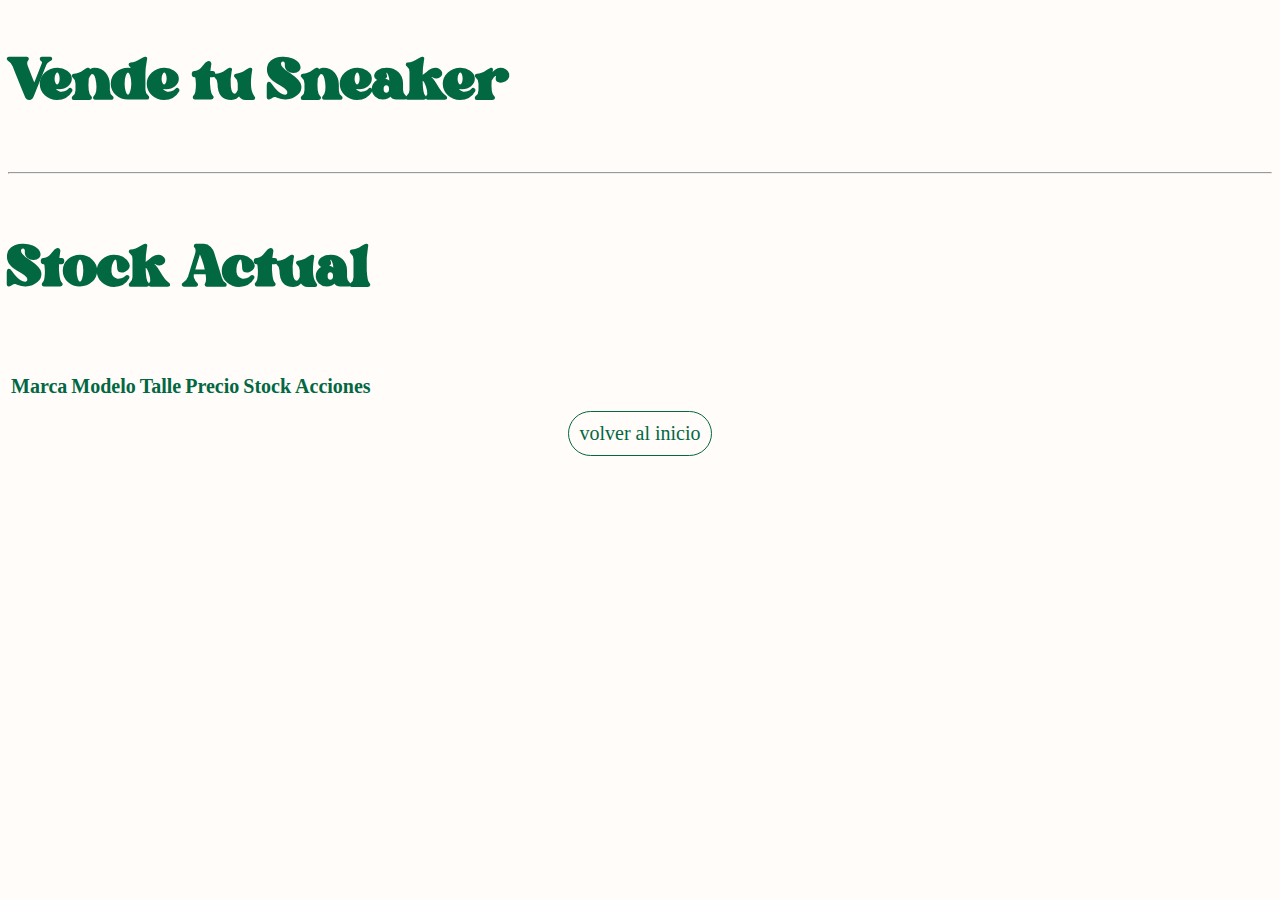
<file: html/gestionStock.html>
<!DOCTYPE html>
<html lang="en">
<head>
    <link rel="stylesheet" href="../css/style-vender.css" />
    <meta charset="UTF-8" />
    <meta name="viewport" content="width=device-width, initial-scale=1.0" />
    <title>Gestión de Stock</title>
    <style>
        .hidden {
            display: none;
        }
    </style>
    <link href="https://cdn.jsdelivr.net/npm/bootstrap@5.3.2/dist/css/bootstrap.min.css" rel="stylesheet" integrity="sha384-T3c6CoIi6uLrA9TneNEoa7RxnatzjcDSCmG1MXxSR1GAsXEV/Dwwykc2MPK8M2HN" crossorigin="anonymous" />
</head>
<body>
    <div class="container">
        <h1 class="titulo">Vende tu Sneaker</h1>
    </div>

    <div class="container">
        <div class="container mb-5" id="venderFormContainer" hidden>
            <div class="row">
                <form id="restarStockForm">
                    <div class="mb-3">
                        <label class="form-label">Producto</label>
                        <input type="text" class="form-control" id="inputProducto" readonly />
                    </div>
                    <div class="mb-3">
                        <label class="form-label">Talle</label>
                        <input type="text" class="form-control" id="inputTalle" readonly />
                    </div>
                    <div class="mb-3">
                        <label class="form-label">Dirección de facturación</label>
                        <input type="text" class="form-control" id="inputDfacturacion" />
                    </div>
                    <div class="mb-3">
                        <label class="form-label">Cantidad</label>
                        <input type="number" class="form-control" id="inputCantidadRestar" placeholder="Ingrese la cantidad a vender" />
                    </div>
                    <label for="comboBox">Selecciona un método de pago:</label>
                    <select id="comboBox" class="form-select" aria-label="Default select example" onchange="onComboBoxChange()">
                        <option value="" selected disabled>Seleccione una opción</option>
                        <option value="1">Contado</option>
                        <option value="2">Transferencia</option>
                    </select>

                    <div id="additionalForm" class="hidden">
                        <h3 class="titulo">Formulario de Datos del Comprador</h3>
                        <div class="mb-3">
                            <label for="buyerName" class="form-label">Nombre del Comprador:</label>
                            <input type="text" class="form-control" id="buyerName" name="buyerName">
                        </div>
                        <div class="mb-3">
                            <label for="buyerEmail" class="form-label">Correo Electrónico:</label>
                            <input type="email" class="form-control" id="buyerEmail" name="buyerEmail">
                        </div>
                        <div class="mb-3">
                            <label for="buyerPhone" class="form-label">Teléfono:</label>
                            <input type="tel" class="form-control" id="buyerPhone" name="buyerPhone">
                        </div>
                    </div>

                    <div id="btn">
                        <button type="button" class="btnedit" id="btnRestar" onclick="restarStock()">Realizar venta</button>
                        <button type="button" class="btnedit" id="btnCancelar" onclick="ocultarFormulario()">Cancelar</button>
                    </div>
                </form>
            </div>
        </div>

        <hr />

        <h2 class="titulo">Stock Actual</h2>
        <table class="table table-border" id="tableStock">
            <thead>
                <tr>
                    <th>Marca</th>
                    <th>Modelo</th>
                    <th>Talle</th>
                    <th>Precio</th>
                    <th>Stock</th>
                    <th>Acciones</th>
                </tr>
            </thead>
            <tbody></tbody>
        </table>
    </div>
   
    <div id="volver">
        <a href="home.html">volver al inicio</a>
    </div>

    <script src="../js/gestionStock.js"></script>
</body>
</html>
</file>
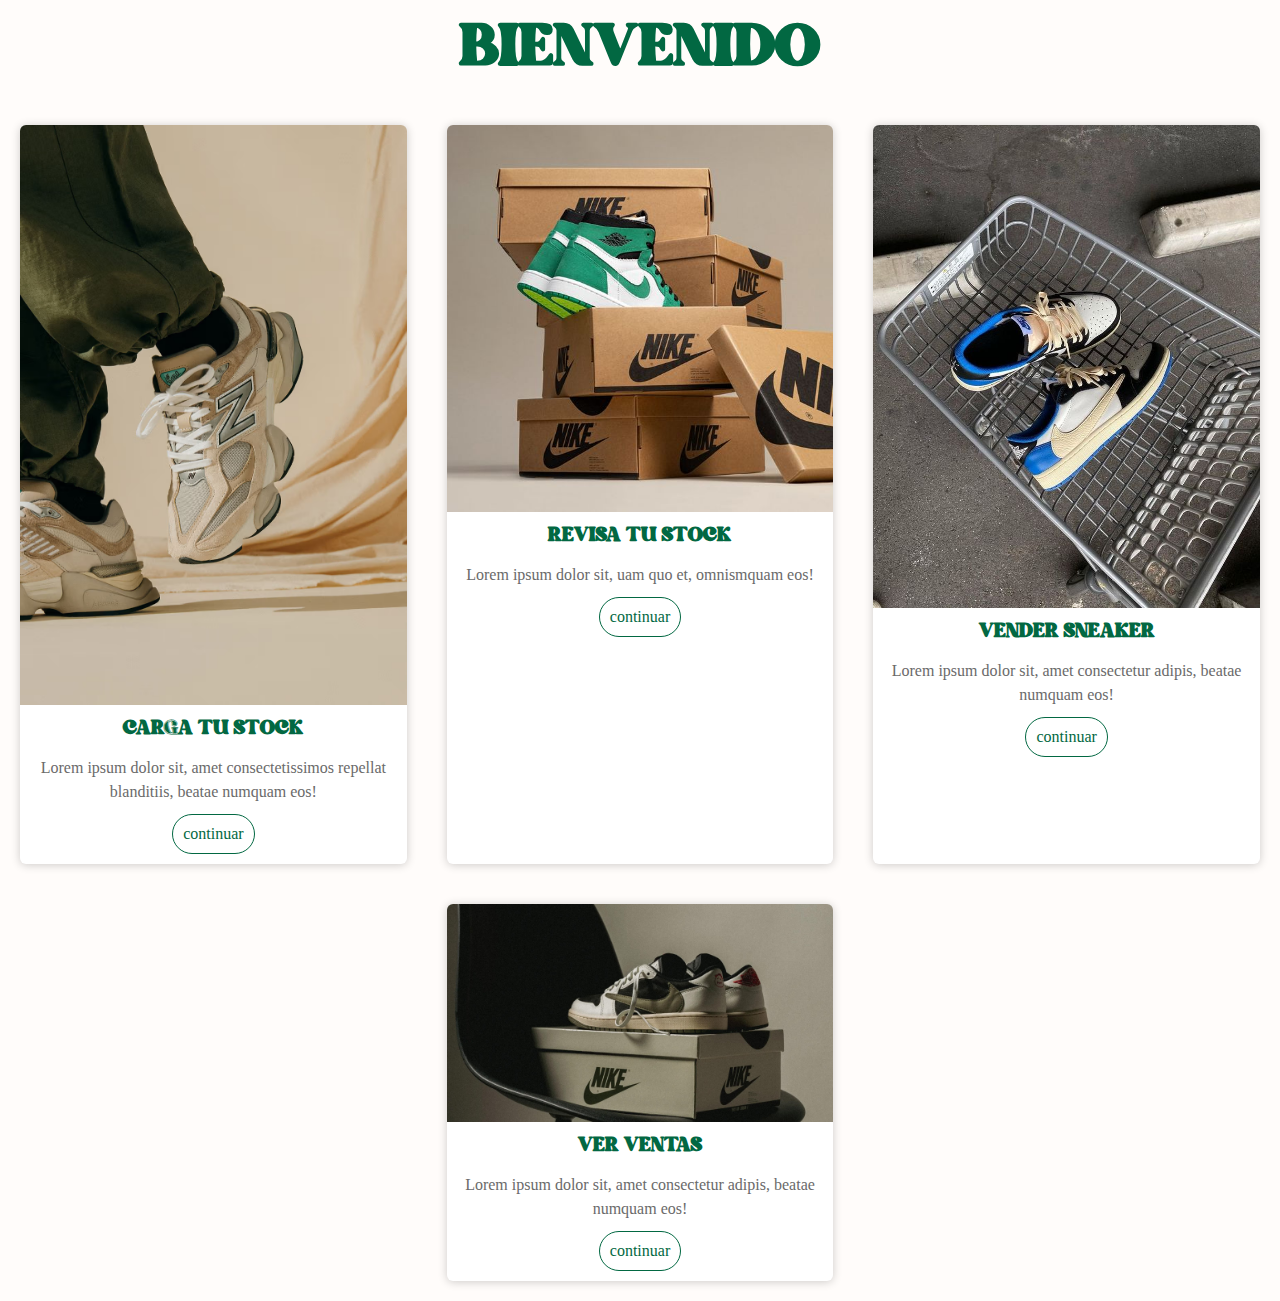
<file: html/home.html>
<!DOCTYPE html>
<html lang="en">
  <head>
    <link
      href="https://cdn.jsdelivr.net/npm/bootstrap@5.3.2/dist/css/bootstrap.min.css"
      rel="stylesheet"
      integrity="sha384-T3c6CoIi6uLrA9TneNEoa7RxnatzjcDSCmG1MXxSR1GAsXEV/Dwwykc2MPK8M2HN"
      crossorigin="anonymous"
    />
    <link rel="stylesheet" href="../css/style-c.css" />
    <meta charset="UTF-8" />
    <meta name="viewport" content="width=device-width, initial-scale=1.0" />
    <title>home</title>
  </head>
  <body>
    <!DOCTYPE html>
    <html lang="en">
      <head>
        <link
          href="https://cdn.jsdelivr.net/npm/bootstrap@5.3.2/dist/css/bootstrap.min.css"
          rel="stylesheet"
          integrity="sha384-T3c6CoIi6uLrA9TneNEoa7RxnatzjcDSCmG1MXxSR1GAsXEV/Dwwykc2MPK8M2HN"
          crossorigin="anonymous"
        />
        <link rel="stylesheet" href="../css/style-c.css" />
        <meta charset="UTF-8" />
        <meta name="viewport" content="width=device-width, initial-scale=1.0" />
        <title>Document</title>
      </head>
      <body>
        <header>
          <h1>BIENVENIDO</h1>
        </header>
        <div class="container">
          <div class="card">
            <figure>
              <img src="../img/img1.jpeg" />
            </figure>
            <div class="contenido">
              <h3><strong>CARGA TU STOCK</strong></h3>
              <p>
                Lorem ipsum dolor sit, amet consectetissimos repellat
                blanditiis, beatae numquam eos!
              </p>
              <a href="cargar-stock.html">continuar</a>
            </div>
          </div>

          <div class="card">
            <figure>
              <img src="../img/img2.jpg" />
            </figure>
            <div class="contenido">
              <h3><strong> REVISA TU STOCK</strong></h3>
              <p>Lorem ipsum dolor sit, uam quo et, omnismquam eos!</p>
              <a href="ver-stock.html">continuar</a>
            </div>
          </div>

          <div class="card">
            <figure>
              <img src="../img/vimg.jpg" />
            </figure>
            <div class="contenido">
              <h3><strong> VENDER SNEAKER</strong></h3>
              <p>
                Lorem ipsum dolor sit, amet consectetur adipis, beatae numquam
                eos!
              </p>

              <a href="../html/gestionStock.html">continuar</a>
            </div>
          </div>
          <div class="card">
            <figure>
              <img src="../img/most-hyped-sneakers-2.jpg" />
            </figure>
            <div class="contenido">
              <h3><strong> VER VENTAS</strong></h3>
              <p>
                Lorem ipsum dolor sit, amet consectetur adipis, beatae numquam
                eos!
              </p>

              <a href="../html/verventas.html">continuar</a>
            </div>
          </div>
        </div>
      </body>
    </html>
  </body>
</html>
</file>
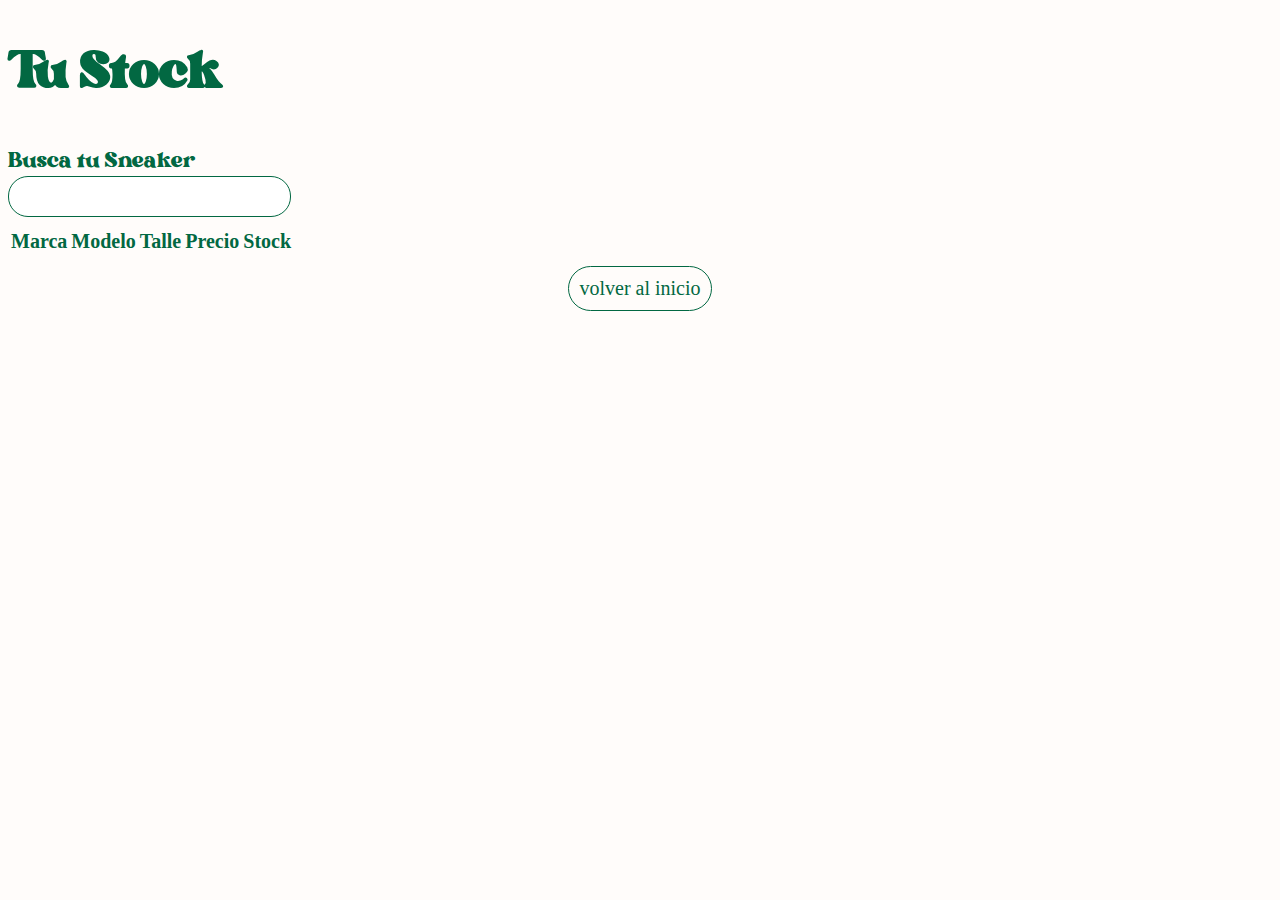
<file: html/ver-stock.html>
<!DOCTYPE html>
<html lang="en">
<head>
    <link rel="stylesheet" href="../css/style-verdatos.css">
    <meta charset="UTF-8">
    <meta name="viewport" content="width=device-width, initial-scale=1.0">
    <title>Vista de tu Stock</title>
    <link href="https://cdn.jsdelivr.net/npm/bootstrap@5.3.2/dist/css/bootstrap.min.css" rel="stylesheet" integrity="sha384-T3c6CoIi6uLrA9TneNEoa7RxnatzjcDSCmG1MXxSR1GAsXEV/Dwwykc2MPK8M2HN" crossorigin="anonymous">
</head>
<body>

<div class="container">
    <h1 id="titulo">Tu Stock</h1>
</div>

<div class="container">

    <div class="container">
        <label for="buscar">Busca tu Sneaker</label><br>
        <input type="text" id="buscar" oninput="buscarDatos()">
    </div>
    
    <table class="table table-border" id="tabledata">
        <thead>
        <tr>
            <th>Marca</th>
            <th>Modelo</th>
            <th>Talle</th>
            <th>Precio</th>
            <th>Stock</th> 
        </tr>
        </thead>
        <tbody>

        </tbody>
    </table>
</div>
<div id="aquiestaelboton">
    <a href="home.html" id="btnvolver">volver al inicio</a>
</div>


<script src="../js/mostrarDatos.js"></script>
</body>
</html>
</file>
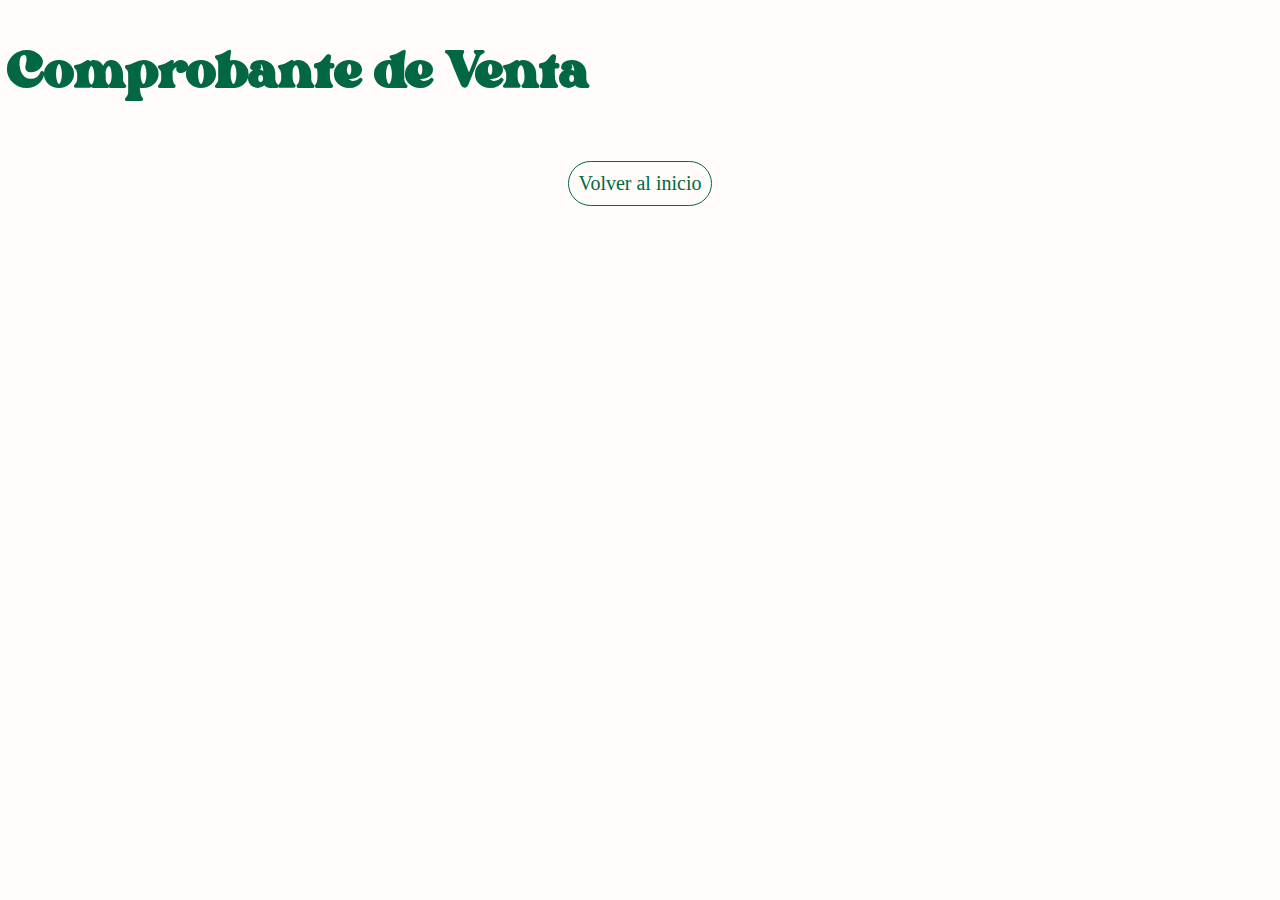
<file: html/verventas.html>
<!DOCTYPE html>
<html lang="en">
<head>
    <meta charset="UTF-8">
    <meta name="viewport" content="width=device-width, initial-scale=1.0">
    <link rel="stylesheet" href="../css/style-verventas.css" />
    <link href="https://cdn.jsdelivr.net/npm/bootstrap@5.3.2/dist/css/bootstrap.min.css" rel="stylesheet" integrity="sha384-T3c6CoIi6uLrA9TneNEoa7RxnatzjcDSCmG1MXxSR1GAsXEV/Dwwykc2MPK8M2HN" crossorigin="anonymous">
    <title>Comprobante de Venta</title>
</head>
<body>
    <div class="container">
        <h1 class="titulo">Comprobante de Venta</h1>

        <!-- Contenedor para las tarjetas de comprobante -->
        <div id="comprobantesContainer" class="row"></div>
    </div>

    <div id="aquiestaelboton">
        <a href="home.html" id="btnvolver">Volver al inicio</a>
    </div>

    <!-- Plantilla para la tarjeta de comprobante (dentro de un <template>) -->
        <template id="plantillaComprobante">
            <div class="card mb-3" style="border: 1px solid #ccc; border-radius: 5px;">
                <div class="card-body">
                    <h5 class="card-title" style="font-weight: bold;"></h5>
                    <h6 class="card-subtitle mb-2 text-muted"></h6>
                    <p class="card-text"></p>
                    <p class="card-text"></p>
                    <p class="card-text"></p>
                    <p class="card-text"></p>
                    <p class="card-text"></p>
                    <p class="card-text"></p>
                </div>
            </div>
        </template>
        
        <div id="comprobantesContainer" class="container mt-3"></div>
        

    <script src="../js/verventas.js"></script>
</body>
</html>
</file>
<file: css/style-vender.css>
@font-face {
  font-family: maxi;
  src: url(../font/Bright\ DEMO.otf);
}
* {
  font-size: 20px;
}
body {
  background-color: #fffcfa;
  color: #026842;
}
.titulo {
  color: #026842;
  font-family: maxi;
  font-size: 80px;
}
#btn {
  text-align: center;
  margin-top: 10px;
}
#volver {
  text-align: center;
}
#volver a {
  text-decoration: none;
  display: inline-block;
  padding: 10px;
  margin-top: 10px;
  color: #026842;
  border: 1px solid #026842;
  border-radius: 25px;
  transition: all 400ms ease;
}
#volver a:hover {
  background-color: #026842;
  color: #fff;
}
.btnedit{
  color: #026842;
  background-color: #fffcfa;
  border: 1px solid #026842;
  border-radius: 25px;
  padding: 2%;
  
}
.btnedit:hover{
  background-color: #026842;
  color: #fff;
}
</file>
<file: css/style-c.css>
* {
  margin: 0;
  padding: 0;
  box-sizing: border-box;
}
@font-face {
  font-family: MAXI;
  src: url(../font/Bright\ DEMO.otf);
}

body {
  color: #026842;
  display: flex;
  flex-direction: column;
  align-items: center;
  justify-content: flex-start;
  min-height: 100vh;
  background-color: #fffcfa;
}

header {
  margin-bottom: 20px;
}

h1 {
  margin-top: 20px;
  font-size: 80px;
  font-family: MAXI;
}

h3{
  font-family: MAXI;
  font-size: 27px;
  
}

.container {
  width: 100%;
  display: flex;
  flex-direction: row; 
  flex-wrap: wrap;
  justify-content: center; 
}

.card {
  width: calc(33.33% - 40px); 
  margin: 20px;
  border-radius: 6px;
  overflow: hidden;
  background: #fff;
  box-shadow: 0px 1px 10px rgba(0, 0, 0, 0.2);
  cursor: default;
  transition: all 400ms ease;

}

.card:hover {
  box-shadow: 5px 5px 20px rgba(0, 0, 0, 0.4);
  transform: translateY(-3%);
}

.card img {
  width: 100%;
  height: auto;
}

.card .contenido {
  padding: 10px;
  text-align: center;
}

.card .contenido p {
  line-height: 1.5;
  color: #6a6a6a;
}

.card .contenido h3 {
  font-weight: 400;
  margin-bottom: 15px;
  color: #026842;
}

.card .contenido a {
  text-decoration: none;
  display: inline-block;
  padding: 10px;
  margin-top: 10px;
  color: #026842;
  border: 1px solid #026842;
  border-radius: 25px;
  transition: all 400ms ease;
  
  
}

.card .contenido a:hover {
  background-color: #026842;
  color: #fff;
}
</file>
<file: css/style-verdatos.css>
*{
    font-size:20px ;
}

@font-face {
    font-family: titulo;
    src: url(../font/Bright\ DEMO.otf);
}
#btnvolver{
    text-decoration: none;
  display: inline-block;
  padding: 10px;
  margin-top: 10px;
  color: #026842;
  border: 1px solid #026842;
  border-radius: 25px;
  transition: all 400ms ease;
  
}
#btnvolver:hover{
    background-color: #026842;
    color: #fff;
}
#titulo{
    color: #026842;
    font-family: titulo;
    font-size: 70px;
}
#aquiestaelboton{
    text-align: center;
}
body{
    
    background-color: #fffcfa;
}
input {
    padding: 8px;
    border: 1px solid #026842;
    border-radius: 20px;
    margin-bottom: 10px;

}
label{
    font-family: titulo;
    color: #026842;
    font-size: 30px;
}
#tabledata th{
    color: #026842;
}
</file>
<file: css/style-verventas.css>
*{
    font-size:20px ;
}

@font-face {
    font-family: titulo;
    src: url(../font/Bright\ DEMO.otf);
}
#btnvolver{
    text-decoration: none;
  display: inline-block;
  padding: 10px;
  margin-top: 10px;
  color: #026842;
  border: 1px solid #026842;
  border-radius: 25px;
  transition: all 400ms ease;
  
}
#btnvolver:hover{
    background-color: #026842;
    color: #fff;
}
.titulo{
    color: #026842;
    font-family: titulo;
    font-size: 70px;
}
#aquiestaelboton{
    text-align: center;
}
body{
    
    background-color: #fffcfa;
    
}
input {
    padding: 8px;
    border: 1px solid #026842;
    border-radius: 20px;
    margin-bottom: 10px;

}
label{
    font-family: titulo;
    color: #026842;
    font-size: 30px;
}
.card {
    padding: 15px;
    margin-bottom: 15px;
    box-shadow: 0 4px 8px rgba(0, 0, 0, 0.1);
}

.card-title {
    font-size: 1.25rem;
}

.card-subtitle {
    font-size: 1rem;
}

.card-text {
    font-size: 0.95rem;
    margin-bottom: 5px;
}
</file>
